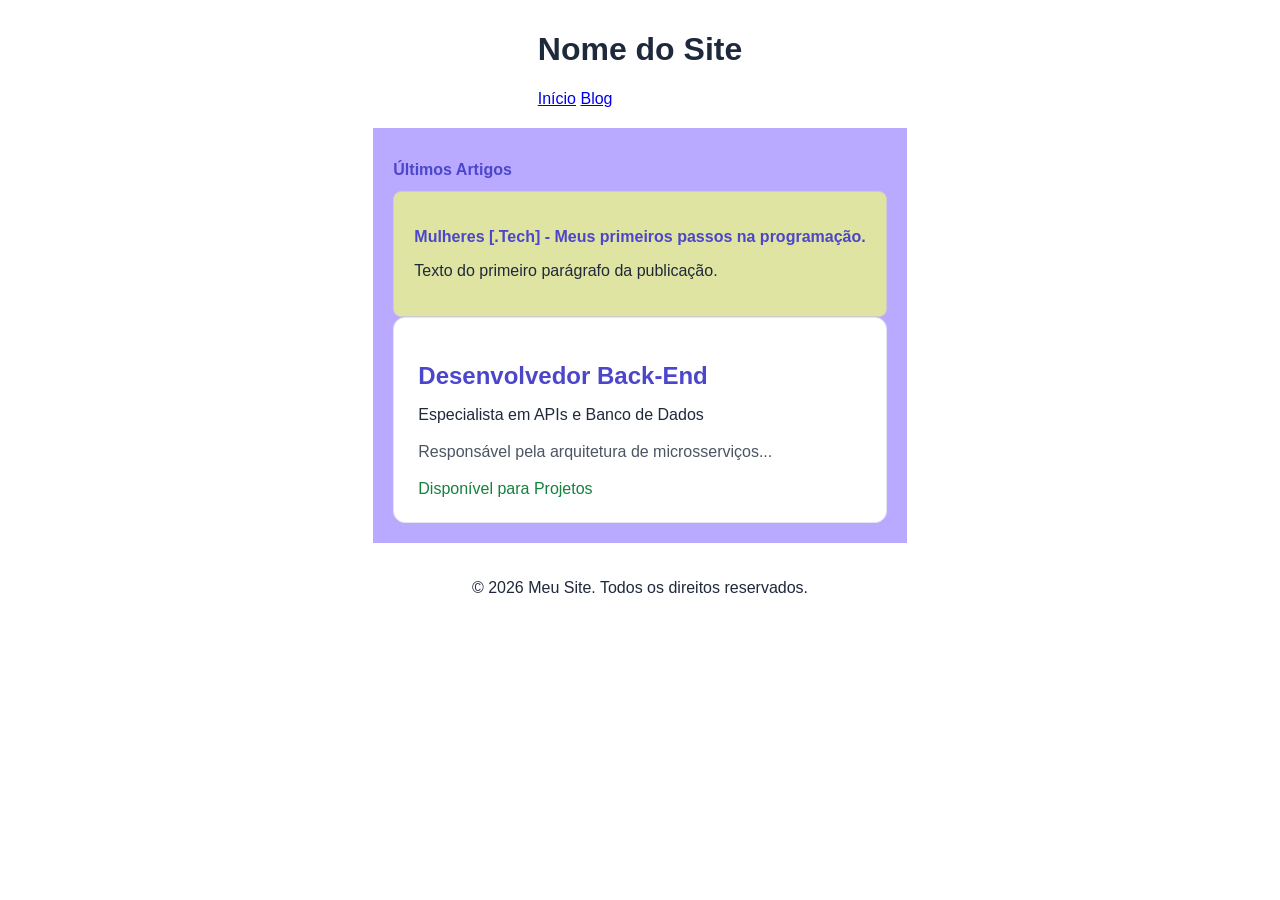
<file: index.html>
<!DOCTYPE html>
<html lang="pt-BR">
    <head>
        <meta charset="UTF-8">
        <title>Exemplo Semântico</title>
        <link rel="stylesheet" href="style.css">
    </head>
    <body> 
       <header>
            <h1>Nome do Site</h1>
            <nav>
                <a href="#home">Início</a>
                <a href="#blog">Blog</a>
            </nav>
        </header>

        <main class="content">
            
            <section id="blog">
                <h2>Últimos Artigos</h2>
                <article>
                    <h3>Mulheres [.Tech] - Meus primeiros passos na programação.</h3>
                    <p>Texto do primeiro parágrafo da publicação.</p>
                </article>
                <article class="cartao-perfil">
            <h2 class="cartao-titulo">Desenvolvedor Back-End</h2>
            <p class="cartao-subtitulo">Especialista em APIs e Banco de Dados</p>
            <p class="cartao-descricao">Responsável pela arquitetura de microsserviços...</p>
            <div class="cartao-status">Disponível para Projetos</div>
        </article>
            </section>
        </main>

        <footer>
            <p>©️ 2026 Meu Site. Todos os direitos reservados.</p>
        </footer>
    </body>
</html>
</file>
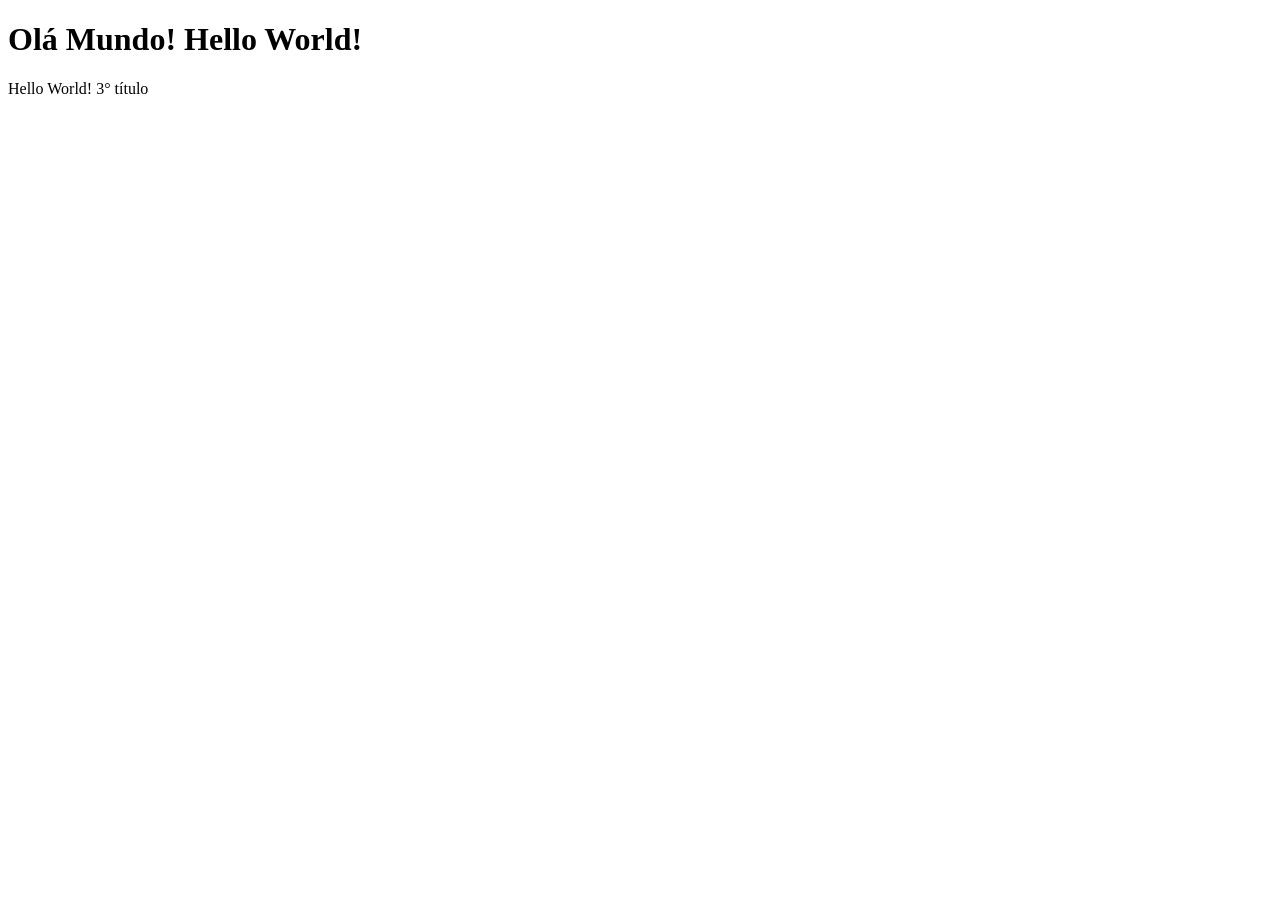
<file: aula1.html>
<!DOCTYPE html>
<html lang="pt-br">
<head>
    <meta charset="UTF-8">
    <meta name="viewport" content="width=device-width, initial-scale=1.0">
    <title>Document</title>
</head>
<body>
   <!--  -->
    <h1>Olá Mundo!
        Hello World!
    <h1>
    </h2>   
        Hello World!
    </h2>

    </h3>
    3° título
    </h3>
</file>
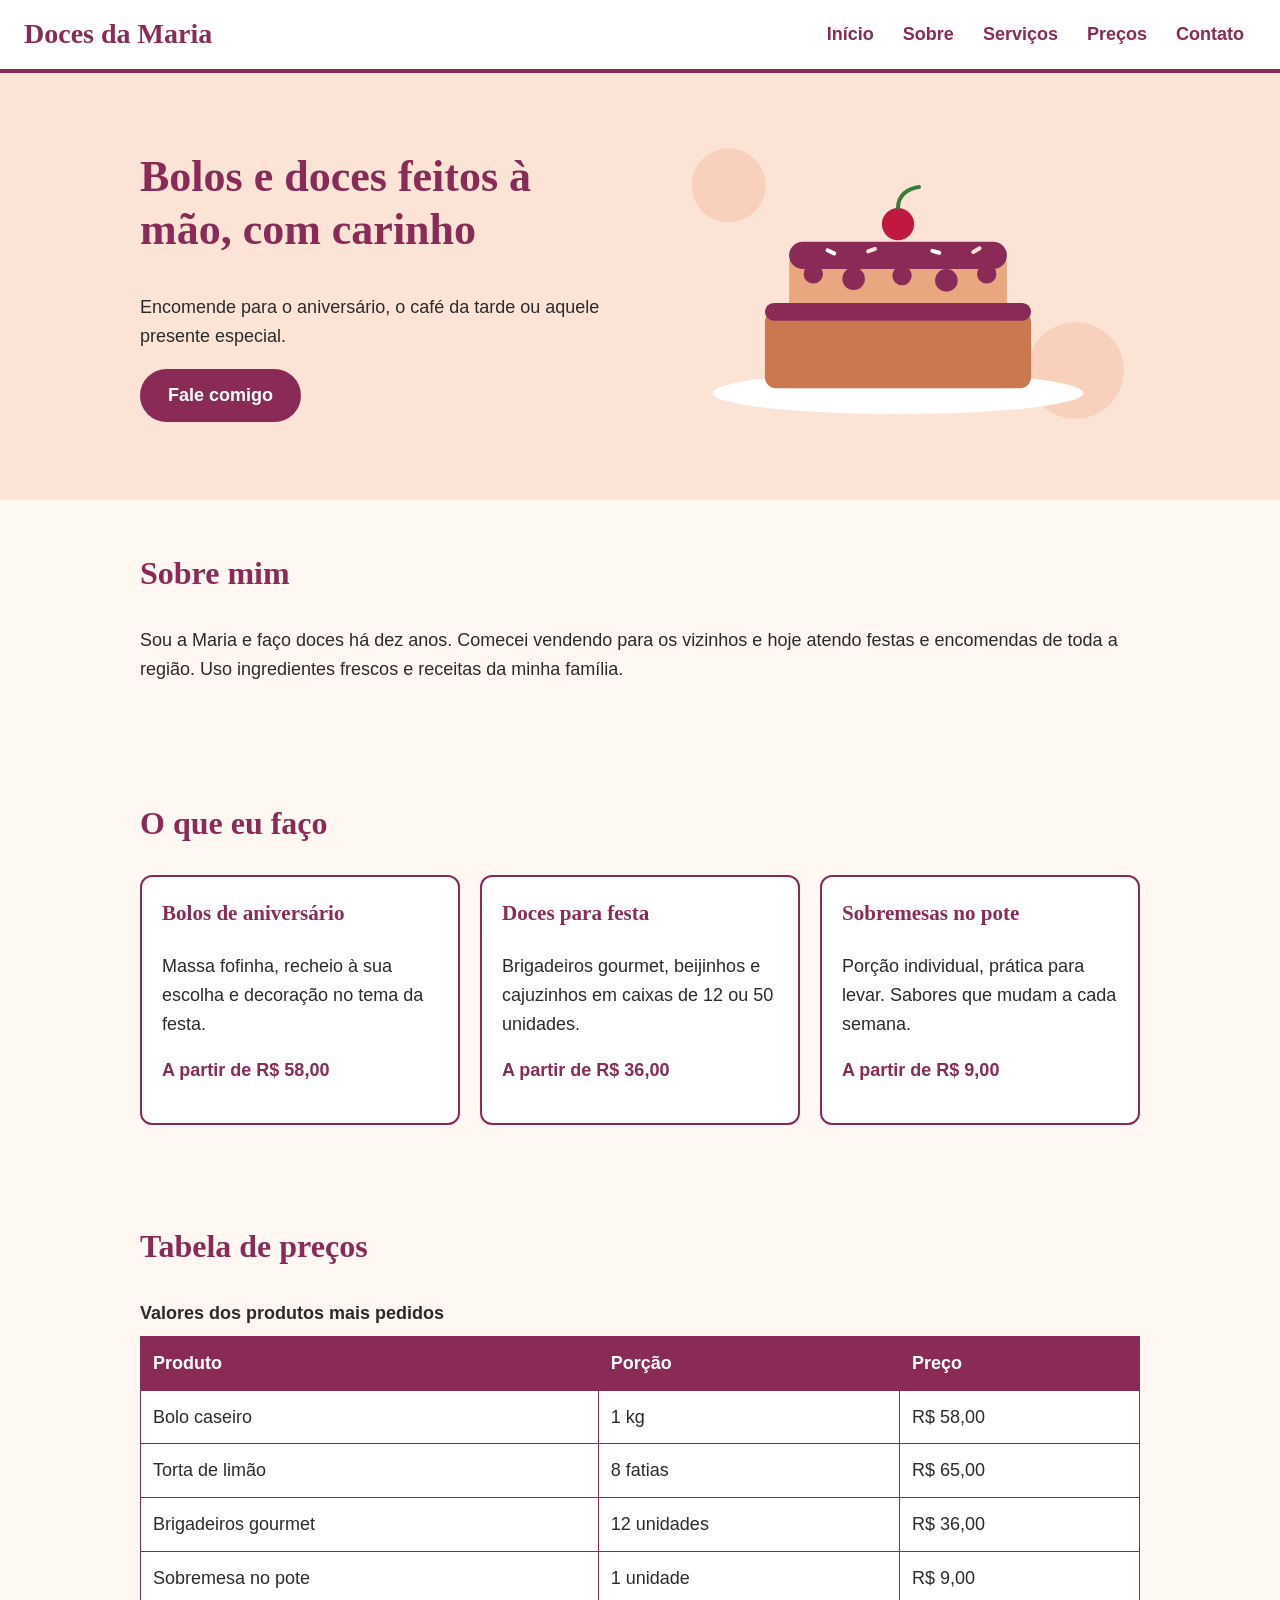
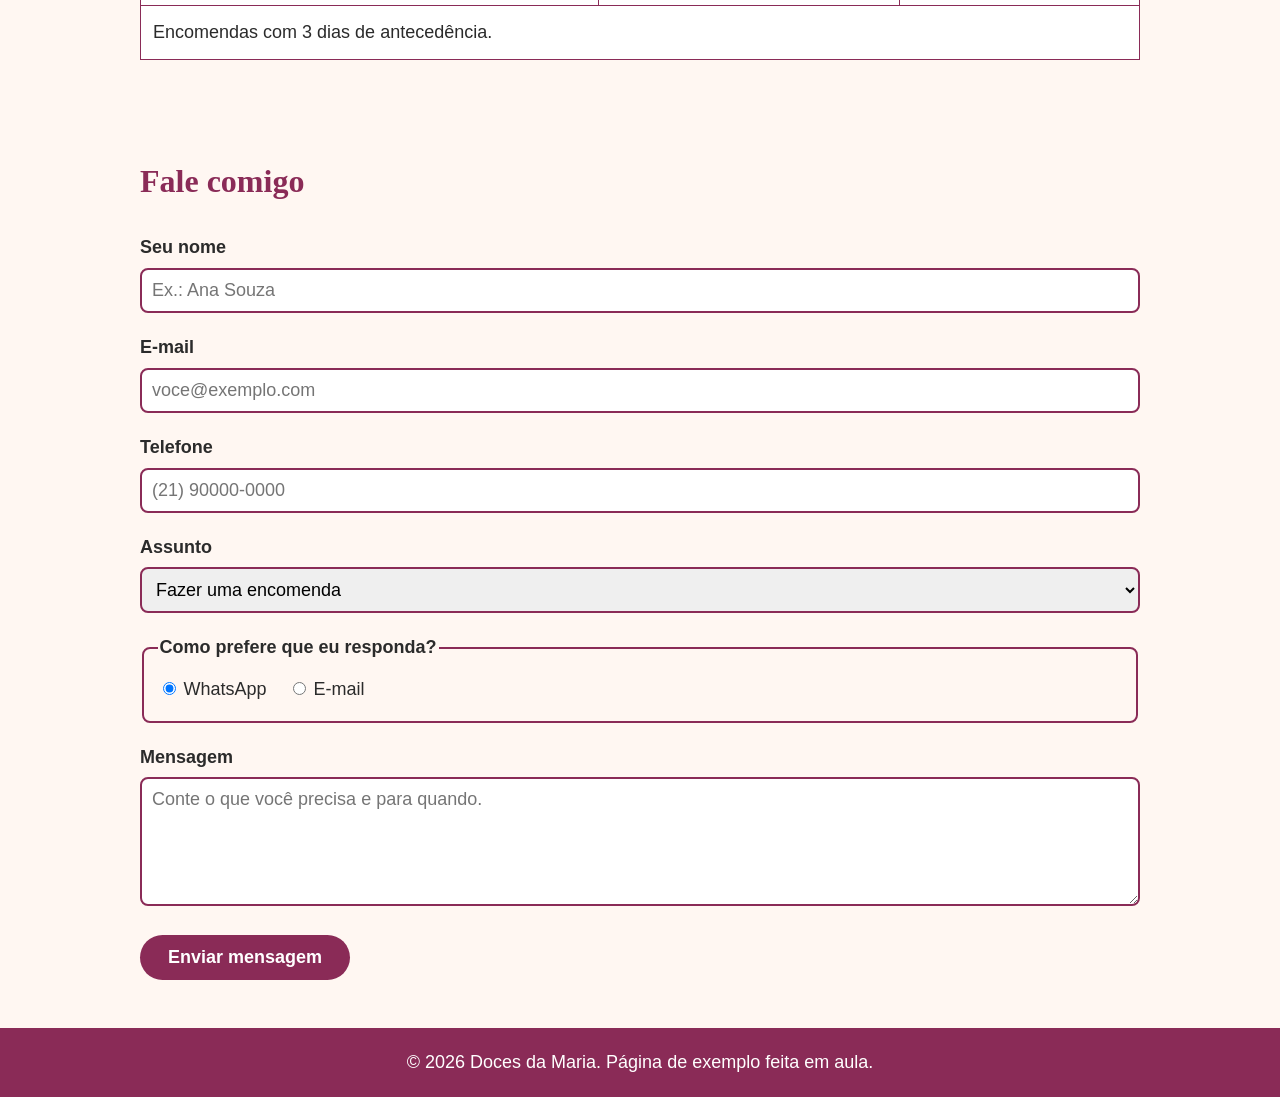
<file: pagina-modelo-doces-da-maria.html>
<!DOCTYPE html>
<html lang="pt-BR" xmlns:mso="urn:schemas-microsoft-com:office:office" xmlns:msdt="uuid:C2F41010-65B3-11d1-A29F-00AA00C14882">
<head>
    <meta charset="UTF-8">
    <!-- AULA 8: esta linha faz a página se ajustar à tela do celular -->
    <meta name="viewport" content="width=device-width, initial-scale=1.0">
    <title>Doces da Maria | Confeitaria artesanal</title>

    <!--
        PÁGINA-MODELO: o objetivo final das alunas na aula 9.
        Negócio fictício, só para mostrar o resultado. Cada aluna cria a página do seu próprio tema.

        Para ficar igual ao que se ensina em aula:
        1. Copie tudo o que está dentro da tag <style> para um arquivo chamado style.css.
        2. Apague a tag <style> e coloque no lugar:
           <link rel="stylesheet" href="style.css">
        3. Salve a imagem do banner numa pasta assets e troque o src da imagem
           por assets/bolo.jpg (o endereço longo que começa com "data:" é só para
           este arquivo funcionar sozinho).
    -->
    <style>
        /* ---------- AULA 5: tags (cores e fonte da página) ---------- */
        body {
            margin: 0;
            font-family: Arial, Helvetica, sans-serif;
            font-size: 18px;
            line-height: 1.6;
            color: #2b2b2b;
            background-color: #fff7f2;
        }

        h1, h2, h3, .logo {
            font-family: Georgia, "Times New Roman", serif;
            color: #8a2b57;
        }

        h2 {
            font-size: 32px;
            margin-top: 0;
        }

        a {
            color: #8a2b57;
        }

        img {
            max-width: 100%;   /* a imagem nunca passa da largura da tela */
            height: auto;
        }

        section {
            padding: 48px 24px;
        }

        /* guarda o conteúdo num bloco centralizado */
        .conteudo {
            max-width: 1000px;
            margin: 0 auto;
        }

        /* ---------- AULA 5: classes do topo e do banner ---------- */
        header {
            background-color: #ffffff;
            border-bottom: 4px solid #8a2b57;
            padding: 12px 24px;
            display: flex;
            flex-wrap: wrap;
            justify-content: space-between;
            align-items: center;
            gap: 8px;
        }

        .logo {
            font-size: 28px;
            font-weight: bold;
            margin: 0;
        }

        nav a {
            display: inline-block;
            padding: 8px 12px;
            text-decoration: none;
            font-weight: bold;
        }

        nav a:hover {
            background-color: #8a2b57;
            color: #ffffff;
        }

        .banner {
            background-color: #fbe3d6;
        }

        .banner .conteudo {
            display: flex;
            flex-wrap: wrap;
            align-items: center;
            gap: 32px;
        }

        .banner-texto {
            flex: 1 1 320px;
        }

        .banner-imagem {
            flex: 1 1 320px;
        }

        .banner h1 {
            font-size: 44px;
            line-height: 1.2;
            margin-top: 0;
        }

        /* ---------- AULA 6: botão e cards (classes) ---------- */
        .botao {
            display: inline-block;
            background-color: #8a2b57;
            color: #ffffff;
            padding: 12px 28px;
            border-radius: 30px;
            text-decoration: none;
            font-weight: bold;
            border: none;
            font-size: 18px;
            cursor: pointer;
        }

        .botao:hover {
            background-color: #5e1a3b;
        }

        .cards {
            display: flex;
            flex-wrap: wrap;
            gap: 20px;
        }

        .card {
            flex: 1 1 250px;
            background-color: #ffffff;
            border: 2px solid #8a2b57;
            border-radius: 12px;
            padding: 20px;
        }

        .card h3 {
            margin-top: 0;
        }

        .card-preco {
            font-weight: bold;
            color: #8a2b57;
        }

        /* ---------- AULA 6: tabela de preços ---------- */
        .tabela {
            width: 100%;
            border-collapse: collapse;
            background-color: #ffffff;
        }

        .tabela th {
            background-color: #8a2b57;
            color: #ffffff;
            text-align: left;
        }

        .tabela th,
        .tabela td {
            padding: 12px;
            border: 1px solid #8a2b57;
        }

        .tabela td:last-child {
            white-space: nowrap;   /* o preço não quebra de linha */
        }

        .tabela tbody tr:hover {
            background-color: #fbe3d6;
        }

        .tabela caption {
            text-align: left;
            padding-bottom: 8px;
            font-weight: bold;
        }

        /* ---------- AULA 7: formulário ---------- */
        .campo {
            margin-bottom: 20px;
        }

        .campo label,
        legend {
            display: block;
            font-weight: bold;
            margin-bottom: 6px;
        }

        .campo input[type="text"],
        .campo input[type="email"],
        .campo input[type="tel"],
        .campo select,
        .campo textarea {
            width: 100%;
            box-sizing: border-box;
            padding: 10px;
            font-size: 18px;
            border: 2px solid #8a2b57;
            border-radius: 8px;
            font-family: Arial, Helvetica, sans-serif;
        }

        fieldset {
            border: 2px solid #8a2b57;
            border-radius: 8px;
        }

        .campo label.opcao {
            display: inline-block;
            font-weight: normal;
            margin-right: 16px;
        }

        /* contorno visível para quem navega só com a tecla Tab */
        a:focus,
        input:focus,
        select:focus,
        textarea:focus,
        button:focus {
            outline: 4px solid #1b4dd8;
            outline-offset: 2px;
        }

        /* ---------- rodapé ---------- */
        footer {
            background-color: #8a2b57;
            color: #ffffff;
            text-align: center;
            padding: 20px 24px;
        }

        footer p {
            margin: 0;
        }

        /* ---------- AULA 8: responsivo (telas até 700 px) ---------- */
        @media (max-width: 700px) {
            body {
                font-size: 17px;
            }

            .banner h1 {
                font-size: 34px;
            }

            h2 {
                font-size: 28px;
            }

            section {
                padding: 32px 16px;
            }

            .tabela th,
            .tabela td {
                padding: 8px;
            }
        }
    </style>

<!--[if gte mso 9]><xml>
<mso:CustomDocumentProperties>
<mso:_ApprovalStatus msdt:dt="string">0</mso:_ApprovalStatus>
<mso:_ApprovalAssignedTo msdt:dt="string"></mso:_ApprovalAssignedTo>
<mso:_ApprovalRespondedBy msdt:dt="string"></mso:_ApprovalRespondedBy>
</mso:CustomDocumentProperties>
</xml><![endif]-->
</head>
<body>

    <!-- AULA 5: topo com menu (links de âncora) -->
    <header>
        <p class="logo">Doces da Maria</p>
        <nav aria-label="Menu principal">
            <a href="#inicio">Início</a>
            <a href="#sobre">Sobre</a>
            <a href="#servicos">Serviços</a>
            <a href="#precos">Preços</a>
            <a href="#contato">Contato</a>
        </nav>
    </header>

    <main>
        <!-- AULA 5: banner com imagem -->
        <section id="inicio" class="banner">
            <div class="conteudo">
                <div class="banner-texto">
                    <h1>Bolos e doces feitos à mão, com carinho</h1>
                    <p>Encomende para o aniversário, o café da tarde ou aquele presente especial.</p>
                    <a class="botao" href="#contato">Fale comigo</a>
                </div>
                <div class="banner-imagem">
                    <img src="[data-uri]"
                         alt="Bolo de camadas com cobertura de framboesa e uma cereja no topo"
                         width="600" height="400">
                </div>
            </div>
        </section>

        <!-- AULA 5: seção Sobre -->
        <section id="sobre">
            <div class="conteudo">
                <h2>Sobre mim</h2>
                <p>
                    Sou a Maria e faço doces há dez anos. Comecei vendendo para os vizinhos
                    e hoje atendo festas e encomendas de toda a região. Uso ingredientes
                    frescos e receitas da minha família.
                </p>
            </div>
        </section>

        <!-- AULA 6: serviços em cards (mesma classe nos três) -->
        <section id="servicos">
            <div class="conteudo">
                <h2>O que eu faço</h2>
                <div class="cards">
                    <article class="card">
                        <h3>Bolos de aniversário</h3>
                        <p>Massa fofinha, recheio à sua escolha e decoração no tema da festa.</p>
                        <p class="card-preco">A partir de R$ 58,00</p>
                    </article>
                    <article class="card">
                        <h3>Doces para festa</h3>
                        <p>Brigadeiros gourmet, beijinhos e cajuzinhos em caixas de 12 ou 50 unidades.</p>
                        <p class="card-preco">A partir de R$ 36,00</p>
                    </article>
                    <article class="card">
                        <h3>Sobremesas no pote</h3>
                        <p>Porção individual, prática para levar. Sabores que mudam a cada semana.</p>
                        <p class="card-preco">A partir de R$ 9,00</p>
                    </article>
                </div>
            </div>
        </section>

        <!-- AULA 6: tabela de preços -->
        <section id="precos">
            <div class="conteudo">
                <h2>Tabela de preços</h2>
                <table class="tabela">
                    <caption>Valores dos produtos mais pedidos</caption>
                    <thead>
                        <tr>
                            <th scope="col">Produto</th>
                            <th scope="col">Porção</th>
                            <th scope="col">Preço</th>
                        </tr>
                    </thead>
                    <tbody>
                        <tr>
                            <td>Bolo caseiro</td>
                            <td>1 kg</td>
                            <td>R$ 58,00</td>
                        </tr>
                        <tr>
                            <td>Torta de limão</td>
                            <td>8 fatias</td>
                            <td>R$ 65,00</td>
                        </tr>
                        <tr>
                            <td>Brigadeiros gourmet</td>
                            <td>12 unidades</td>
                            <td>R$ 36,00</td>
                        </tr>
                        <tr>
                            <td>Sobremesa no pote</td>
                            <td>1 unidade</td>
                            <td>R$ 9,00</td>
                        </tr>
                    </tbody>
                    <tfoot>
                        <tr>
                            <td colspan="3">Encomendas com 3 dias de antecedência.</td>
                        </tr>
                    </tfoot>
                </table>
            </div>
        </section>

        <!-- AULA 7: formulário de contato (só a parte visual, não envia nada) -->
        <section id="contato">
            <div class="conteudo">
                <h2>Fale comigo</h2>
                <form action="#" method="get">
                    <div class="campo">
                        <label for="nome">Seu nome</label>
                        <input type="text" id="nome" name="nome" placeholder="Ex.: Ana Souza" required>
                    </div>

                    <div class="campo">
                        <label for="email">E-mail</label>
                        <input type="email" id="email" name="email" placeholder="voce@exemplo.com" required>
                    </div>

                    <div class="campo">
                        <label for="telefone">Telefone</label>
                        <input type="tel" id="telefone" name="telefone" placeholder="(21) 90000-0000">
                    </div>

                    <div class="campo">
                        <label for="assunto">Assunto</label>
                        <select id="assunto" name="assunto">
                            <option value="encomenda">Fazer uma encomenda</option>
                            <option value="orcamento">Pedir um orçamento</option>
                            <option value="duvida">Tirar uma dúvida</option>
                        </select>
                    </div>

                    <fieldset class="campo">
                        <legend>Como prefere que eu responda?</legend>
                        <label class="opcao"><input type="radio" name="resposta" value="whatsapp" checked> WhatsApp</label>
                        <label class="opcao"><input type="radio" name="resposta" value="email"> E-mail</label>
                    </fieldset>

                    <div class="campo">
                        <label for="mensagem">Mensagem</label>
                        <textarea id="mensagem" name="mensagem" rows="5" placeholder="Conte o que você precisa e para quando."></textarea>
                    </div>

                    <button type="submit" class="botao">Enviar mensagem</button>
                </form>
            </div>
        </section>
    </main>

    <footer>
        <p>© 2026 Doces da Maria. Página de exemplo feita em aula.</p>
    </footer>

</body>
</html>
</file>
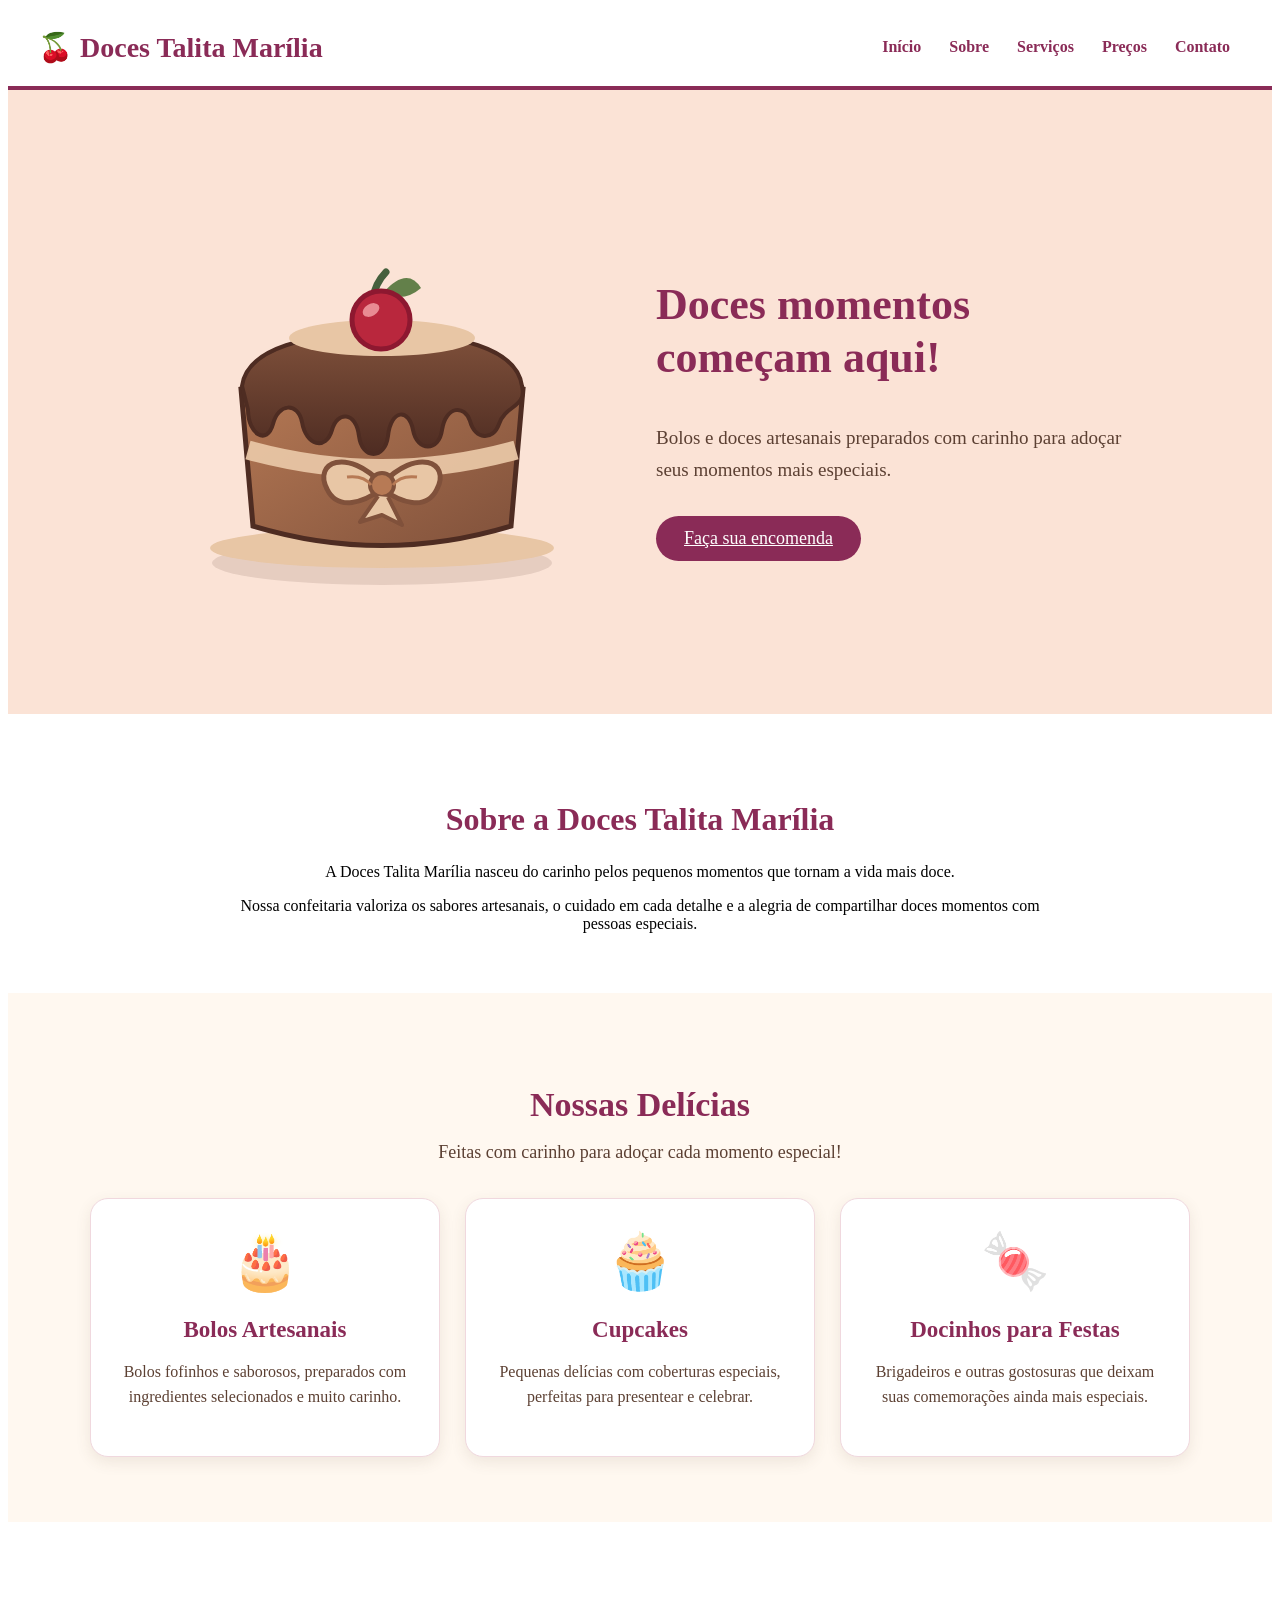
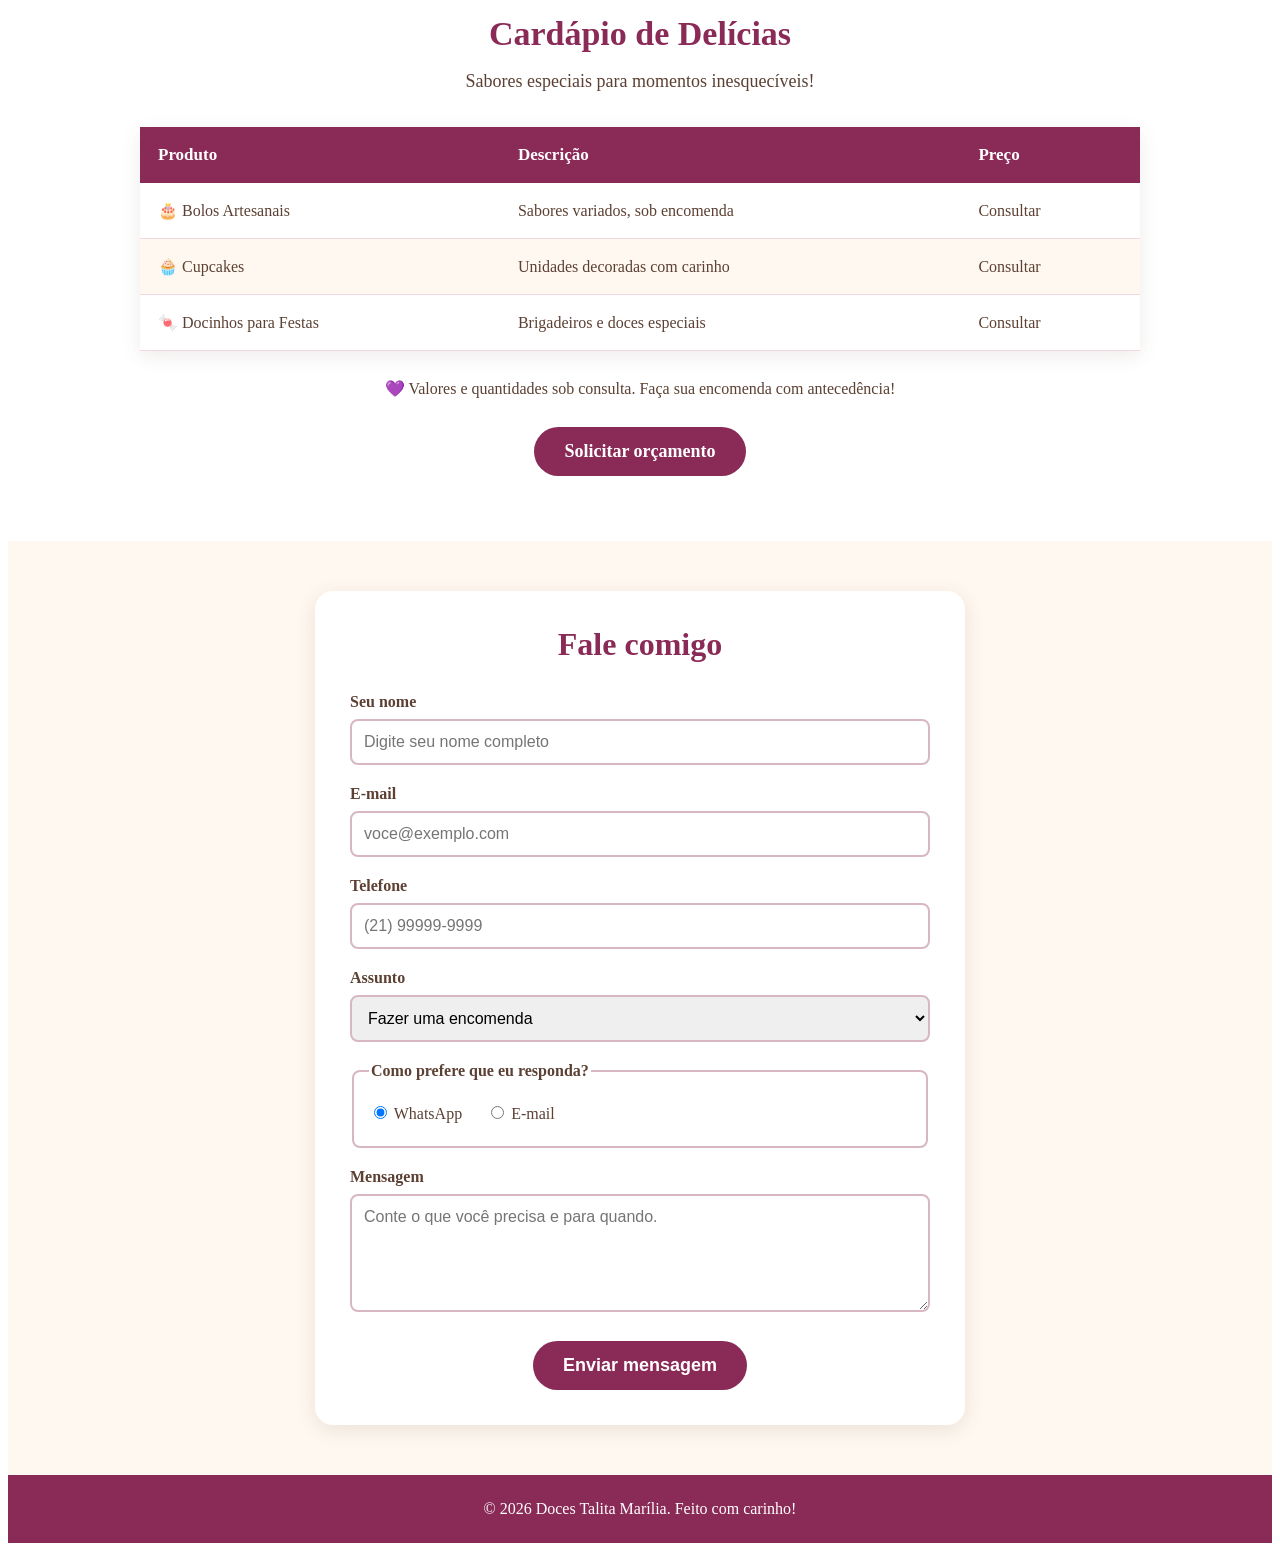
<file: pagina-modelo-doces-da-talita.html>
<!DOCTYPE html>
<html lang="pt-BR">

<head>
    <meta charset="UTF-8">
    <meta name="viewport" content="width=device-width, initial-scale=1.0">
    <title>Doces Talita Marília | Confeitaria Artesanal</title>
    <link rel="stylesheet" href="style2.css">
</head>
   
<body>

    <!-- AULA 5: Cabeçalho e menu de navegação -->
    <header>
        <p class="logo">🍒 Doces Talita Marília</p>

        <nav aria-label="Menu principal">
            <a href="#inicio">Início</a>
            <a href="#sobre">Sobre</a>
            <a href="#servicos">Serviços</a>
            <a href="#precos">Preços</a>
            <a href="#contato">Contato</a>
        </nav>
    </header>

    <main>
        
<!-- AULA 5: Banner principal -->
<section id="inicio" class="banner">
    <div class="conteudo">
        
<!-- Imagem principal da confeitaria -->
<div class="banner-imagem">
    <img src="assets/bolo_chocolate_cereja.svg"
         alt="Bolo artesanal em tons de marrom,
         decorado com cereja e lacinho">
</div>

        <div class="banner-texto">
            <h1>Doces momentos começam aqui!</h1>

            <p>
                Bolos e doces artesanais preparados
                com carinho para adoçar seus
                momentos mais especiais.
            </p>

            <a href="#contato" class="botao">
                Faça sua encomenda
            </a>
        </div>

    </div>
</section>

<!-- AULA 5: Sobre a confeitaria -->
<section id="sobre">
    <div class="conteudo">
        <h2>Sobre a Doces Talita Marília</h2>

        <p>
            A Doces Talita Marília nasceu do carinho
            pelos pequenos momentos que tornam a vida
            mais doce.
        </p>

        <p>
            Nossa confeitaria valoriza os sabores
            artesanais, o cuidado em cada detalhe
            e a alegria de compartilhar doces
            momentos com pessoas especiais.
        </p>
    </div>
</section>

<!-- AULA 6: Nossos produtos -->
<section id="servicos">
    <div class="conteudo">

        <h2>Nossas Delícias</h2>

        <p class="subtitulo">
            Feitas com carinho para adoçar
            cada momento especial!
        </p>

        <div class="cards">

            <!-- Card 1: Bolos -->
            <article class="card">
                <div class="card-icone">🎂</div>
                <h3>Bolos Artesanais</h3>
                <p>
                    Bolos fofinhos e saborosos,
                    preparados com ingredientes
                    selecionados e muito carinho.
                </p>
            </article>

            <!-- Card 2: Cupcakes -->
            <article class="card">
                <div class="card-icone">🧁</div>
                <h3>Cupcakes</h3>
                <p>
                    Pequenas delícias com coberturas
                    especiais, perfeitas para
                    presentear e celebrar.
                </p>
            </article>

            <!-- Card 3: Docinhos -->
            <article class="card">
                <div class="card-icone">🍬</div>
                <h3>Docinhos para Festas</h3>
                <p>
                    Brigadeiros e outras gostosuras
                    que deixam suas comemorações
                    ainda mais especiais.
                </p>
            </article>

        </div>
    </div>
</section>

        <!-- AULA 7: Formulário de contato -->
         
<!-- SEÇÃO PREÇOS -->
<section id="precos">
    <div class="conteudo">

        <h2>Cardápio de Delícias</h2>

        <p class="subtitulo">
            Sabores especiais para momentos inesquecíveis!
        </p>

        <table class="tabela-precos">
            <thead>
                <tr>
                    <th>Produto</th>
                    <th>Descrição</th>
                    <th>Preço</th>
                </tr>
            </thead>

            <tbody>
                <tr>
                    <td>🎂 Bolos Artesanais</td>
                    <td>Sabores variados, sob encomenda</td>
                    <td>Consultar</td>
                </tr>

                <tr>
                    <td>🧁 Cupcakes</td>
                    <td>Unidades decoradas com carinho</td>
                    <td>Consultar</td>
                </tr>

                <tr>
                    <td>🍬 Docinhos para Festas</td>
                    <td>Brigadeiros e doces especiais</td>
                    <td>Consultar</td>
                </tr>
            </tbody>
        </table>

        <p class="aviso-precos">
            💜 Valores e quantidades sob consulta.
            Faça sua encomenda com antecedência!
        </p>

        <a href="#contato" class="botao">
            Solicitar orçamento
        </a>

    </div>
</section>
        <section id="contato">
            <div class="conteudo">
                <h2>Fale comigo</h2>

                <form action="#" method="get">


                 <div class="campo">
                 <label for="nome">Seu nome</label>
                <input
                type="text"
                id="nome"
                name="nome"
                placeholder="Digite seu nome completo"
                minlength="3"
                maxlength="80"
                pattern="[A-Za-zÀ-ÿ ]+"
                title="Digite apenas letras e espaços."
                autocomplete="name" required>
    </div>

                    <div class="campo">
                        <label for="email">E-mail</label>
                        <input type="email" id="email" name="email"
                            placeholder="voce@exemplo.com" required>
                    </div>

                    <div class="campo">
                        <label for="telefone">Telefone</label>
                        <input type="tel" id="telefone" name="telefone"
                            placeholder="(21) 99999-9999" required>
                    </div>

                    <div class="campo">
                        <label for="assunto">Assunto</label>
                        <select id="assunto" name="assunto">
                            <option value="encomenda">Fazer uma encomenda</option>
                            <option value="orcamento">Pedir um orçamento</option>
                            <option value="duvida">Tirar uma dúvida</option>
                        </select>
                    </div>

                    <fieldset class="campo">
                        <legend>Como prefere que eu responda?</legend>

                        <label class="opcao">
                            <input type="radio" name="resposta"
                                value="whatsapp" checked>
                            WhatsApp
                        </label>

                        <label class="opcao">
                            <input type="radio" name="resposta"
                                value="email">
                            E-mail
                        </label>
                    </fieldset>

                    <div class="campo">
                        <label for="mensagem">Mensagem</label>
                        <textarea id="mensagem" name="mensagem"
                            rows="5"
                            placeholder="Conte o que você precisa e para quando."></textarea>
                    </div>

                    <button type="submit" class="botao">
                        Enviar mensagem
                    </button>

                </form>
            </div>
        </section>
    </main>

    <footer>
        <p>© 2026 Doces Talita Marília. Feito com carinho!</p>
    </footer>
    
<script>
    // Selecionando os campos do formulário
    const nome = document.getElementById('nome');
    const email = document.getElementById('email');
    const telefone = document.getElementById('telefone');

    // NOME: permite letras, acentos, espaços,
    // apóstrofos e hífens.
    nome.addEventListener('input', () => {
        nome.value = nome.value.replace(/[^\p{L}' -]/gu, '');
    });

    // E-MAIL: remove espaços durante a digitação.
    email.addEventListener('input', () => {
        email.value = email.value.replace(/\s/g, '');
    });

    // TELEFONE: aceita apenas números
    // e aplica a máscara automaticamente.
    telefone.addEventListener('input', () => {
        const d = telefone.value.replace(/\D/g, '').slice(0, 11);
        let formatado = d;

        if (d.length > 2) {
            const parte = d.slice(2);
            const corte = d.length > 10 ? 5 : 4;

            if (parte.length > corte) {
                formatado = `(${d.slice(0, 2)}) ${parte.slice(0, corte)}-${parte.slice(corte)}`;
            } else {
                formatado = `(${d.slice(0, 2)}) ${parte}`;
            }
        } else if (d.length > 0) {
            formatado = `(${d}`;
        }

        telefone.value = formatado;
    });
</script>

</body>
</html>
</file>
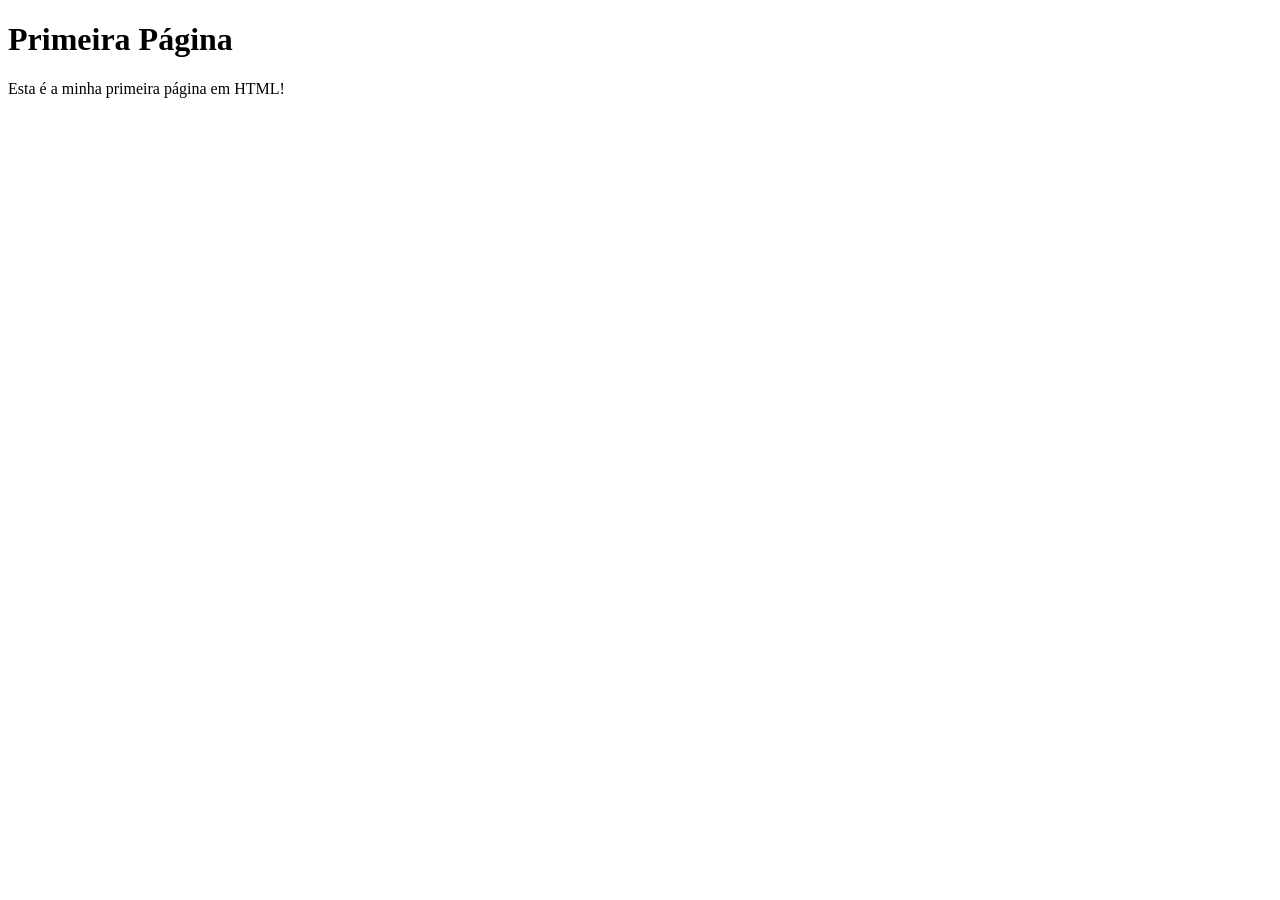
<file: revisao/aula_1.html>
<!DOCTYPE html>
<html lang="pt-br">
<head>
    <meta charset="UTF-8">
    <meta name="viewport" content="width=device-width, initial-scale=1.0">
    <title>Talita</title>
</head>
<body>
    <h1>Primeira Página</h1>
    <p>Esta é a minha primeira página em HTML!</p>  
</body> 
   
</html>
</file>
<file: style.css>
/* Criar estilo para a pagina, tais como cores e fontes das letras */
body {
        font-family: 'Segoe UI', sans-serif;
        color: #1e293b;
        display: flex;
        flex-direction: column;
        align-items: center;
        margin: 5px;
        padding: 5px;

       /* Propriedades para a imagem de fundo */
       background-image: url('C:\\Users\\talita.marilia\\OneDrive - SENAC RIO\\Dev\\FRONT-ED_PARA-WEB\\assets\\img\\background.jpg');
       background-size: cover;
       background-position: center;
       background-repeat: no-repeat;
       background-attachment: fixed; 
    }
/* Estilo para a seção principal */
section {
    background-color: #b9a9ff;
    border: 1px solid #CCCCCC
    border-radius: 8px;
    padding: 20px;
}
/* Estilo para os artigos */
article {
    background-color: #e0e4a2;
    border: 1px solid #CCCCCC;
    border-radius: 8px;
    padding: 20px;
}
/* Estilo para os artigos e títulos */
h2, h3 {
/* Toda vez que precisar trocar a cor do texto, declare a tag que contenha o texto que vai 
trocar de cor e chame argumento color */
    color: #4c46cb;
    font-family: 'Arial', sans-serif;
    font-size: 16px;
    margin-bottom: 12px;
}
.content {
    display: flex;
    flex-direction: column;
    align-items: center;
    justify-content: center;
    padding: 20px;
}
.cartao-perfil {
    background-color: #ffffff;
    padding: 24px;
    border: 1px solid #e2e8f0;
    border-radius: 12px;
}

.cartao-titulo {
    font-size: 1.5rem;
    font-weight: 700;
}

cartao-subtitulo {
    color: #2563eb;
    font-weight: 600;  
}

.cartao-descricao{
    color: #4b5563;
    font-size: 1rem;
    line-height: 1.5;
}

.cartao-status {
    color: #15803d;
    background-color: rgba(22; 163, 74, 0.1)
    text-transform: uppercase;
    border-radius: 9999px;
}
</file>
<file: style2.css>
!DOCTYPE html>
<html lang="pt-br">

body {
    margin: 0;
    font-family: 
    background-color: #FFF8F0;
    font-family: Arial, sans-serif;
    color: #5C4033;
}



/* ---------- AULA 6: botão e cards (classes) ---------- */
.botao {
    display: inline-block   ;
    background-color: #8a2b57;
    color: #ffffff  ;
    padding: 12px 28px;
    border-radius: 30px;
    text-decoration: none
    font-weight: bold;
    border: none;
    font-size: 18px;
    cursor: pointer;
}


/* AULA 7 - FORMULÁRIO DOCES TALITA */

#contato {
    background-color: #FFF8F0;
    padding: 50px 20px;
}

#contato .conteudo {
    max-width: 650px;
    margin: 0 auto;
    background-color: #FFFFFF;
    padding: 35px;
    border-radius: 18px;
    box-shadow: 0 5px 20px rgba(92, 64, 51, 0.12);
    box-sizing: border-box;
}

#contato h2 {
    color: #8A2B57;
    text-align: center;
    font-family: Georgia, serif;
    font-size: 32px;
    margin-top: 0;
    margin-bottom: 30px;
}

.campo {
    margin-bottom: 20px;
}

.campo label,
.campo legend {
    display: block;
    font-weight: bold;
    margin-bottom: 8px;
    color: #5C4033;
}

.campo input[type="text"],
.campo input[type="email"],
.campo input[type="tel"],
.campo select,
.campo textarea {
    width: 100%;
    padding: 12px;
    border: 2px solid #D8B7C5;
    border-radius: 8px;
    font-family: Arial, sans-serif;
    font-size: 16px;
    box-sizing: border-box;
}

.campo input:focus,
.campo select:focus,
.campo textarea:focus {
    border-color: #8A2B57;
    outline: 2px solid #8A2B57;
    outline-offset: 2px;
}

.campo textarea {
    resize: vertical;
}

fieldset.campo {
    border: 2px solid #D8B7C5;
    border-radius: 8px;
    padding: 15px;
}

.campo label.opcao {
    display: inline-block;
    font-weight: normal;
    margin-right: 20px;
}

#contato .botao {
    display: block;
    margin: 25px auto 0;
    background-color: #8A2B57;
    color: white;
    padding: 14px 30px;
    border: none;
    border-radius: 30px;
    font-size: 18px;
    font-weight: bold;
    cursor: pointer;
}

#contato .botao:hover {
    background-color: #5E1A3B;
}

@media (max-width: 700px) {
    #contato {
        padding: 25px 12px;
    }

    #contato .conteudo {
        padding: 22px;
    }

    #contato h2 {
        font-size: 28px;
    }
}


/* ---------- RODAPÉ DOCES TALITA ---------- */

footer {
    background-color: #8A2B57;
    color: #FFFFFF;
    text-align: center;
    padding: 25px 20px;
}

footer p {
    margin: 0;
    font-size: 16px;
}


/* ---------- CABEÇALHO DOCES TALITA ---------- */

header {
    background-color: #FFFFFF;
    border-bottom: 4px solid #8A2B57;
    padding: 20px 30px;
    display: flex;
    flex-wrap: wrap;
    justify-content: space-between;
    align-items: center;
    gap: 12px;
}

.logo {
    font-family: Georgia, serif;
    font-size: 28px;
    font-weight: bold;
    color: #8A2B57;
    margin: 0;
}

nav a {
    display: inline-block;
    padding: 10px 12px;
    text-decoration: none;
    color: #8A2B57;
    font-weight: bold;
}

nav a:hover {
    background-color: #8A2B57;
    color: #FFFFFF;
    border-radius: 8px;
}


/* ---------- BANNER DOCES TALITA ---------- */

.banner {
    background-color: #FBE3D6;
    padding: 70px 25px;
}

.banner .conteudo {
    max-width: 1000px;
    margin: 0 auto;
}

.banner-texto {
    max-width: 600px;
}

.banner h1 {
    font-family: Georgia, serif;
    color: #8A2B57;
    font-size: 44px;
    line-height: 1.2;
}

.banner p {
    color: #5C4033;
    font-size: 19px;
    line-height: 1.7;
    margin-bottom: 30px;
}

@media (max-width: 700px) {
    .banner {
        padding: 40px 20px;
    }

    .banner h1 {
        font-size: 32px;
    }
}

/* ---------- BANNER COM IMAGEM ---------- */

.banner .conteudo {
    display: flex;
    flex-wrap: wrap;
    align-items: center;
    justify-content: space-between;
    gap: 32px;
}

.banner-texto {
    flex: 1 1 320px;
}

.banner-imagem {
    flex: 1 1 320px;
    text-align: center;
}

.banner-imagem img {
    width: 100%;
    max-width: 480px;
    height: auto;
}


/* ---------- SEÇÃO SOBRE ---------- */

#sobre {
    background-color: #FFFFFF;
    padding: 60px 20px;
    text-align: center;
}

#sobre .conteudo {
    max-width: 850px;
    margin: 0 auto;
}

#sobre h2 {
    font-family: Georgia, serif;
    font-size: 32px;
    color: #8A2B57;
    margin-bottom: 25px;
}

#
/* ---------- AJUSTE DOS PARÁGRAFOS ---------- */

#sobre p {
    font-size: 18px;
    line-height: 1.4;
    color: #5C4033;
    margin: 0 0 6px;
}

#sobre p:last-child {
    margin-bottom: 0;
}


/* ===== SEÇÃO SERVIÇOS - DOCES TALITA MARÍLIA ===== */

#servicos {
    background-color: #FFF8F0;
    padding: 65px 20px;
    text-align: center;
}

#servicos .conteudo {
    max-width: 1100px;
    margin: 0 auto;
}

#servicos h2 {
    font-family: Georgia, serif;
    font-size: 34px;
    color: #8A2B57;
    margin-bottom: 12px;
}

#servicos .subtitulo {
    font-size: 18px;
    color: #5C4033;
    margin-bottom: 35px;
}

/* Organização dos três cards */

#servicos .cards {
    display: grid;
    grid-template-columns: repeat(3, minmax(0, 1fr));
    gap: 25px;
}

/* Aparência das caixas */

#servicos .card {
    background-color: #FFFFFF;
    padding: 30px 25px;
    border-radius: 18px;
    border: 1px solid #F0D8DE;
    box-shadow: 0 5px 15px rgba(92, 64, 51, 0.10);
    transition: transform 0.3s ease;
}

#servicos .card:hover {
    transform: translateY(-6px);
}

/* Emojis dos produtos */

#servicos .card-icone {
    font-size: 55px;
    margin-bottom: 15px;
}

/* Títulos dos cards */

#servicos .card h3 {
    font-family: Georgia, serif;
    font-size: 23px;
    color: #8A2B57;
    margin-bottom: 12px;
}

/* Descrição dos produtos */

#servicos .card p {
    font-size: 16px;
    line-height: 1.6;
    color: #5C4033;
}

/* Ajuste para celulares */

@media (max-width: 800px) {
    #servicos .cards {
        grid-template-columns: 1fr;
    }
}

/* ===== SEÇÃO PREÇOS - DOCES TALITA MARÍLIA ===== */

#precos {
    background-color: #FFFFFF;
    padding: 65px 20px;
    text-align: center;
}

#precos .conteudo {
    max-width: 1000px;
    margin: 0 auto;
}

#precos h2 {
    font-family: Georgia, serif;
    font-size: 34px;
    color: #8A2B57;
    margin-bottom: 12px;
}

#precos .subtitulo {
    font-size: 18px;
    color: #5C4033;
    margin-bottom: 35px;
}

/* Tabela de preços */

#precos .tabela-precos {
    width: 100%;
    border-collapse: collapse;
    margin: 0 auto 25px;
    background-color: #FFFFFF;
    box-shadow: 0 5px 18px rgba(92, 64, 51, 0.10);
}

#precos .tabela-precos th {
    background-color: #8A2B57;
    color: #FFFFFF;
    padding: 18px;
    font-size: 17px;
    text-align: left;
}

#precos .tabela-precos td {
    padding: 18px;
    text-align: left;
    color: #5C4033;
    border-bottom: 1px solid #F0D8DE;
}

#precos .tabela-precos tbody tr:nth-child(even) {
    background-color: #FFF8F0;
}

#precos .tabela-precos tbody tr:hover {
    background-color: #FCE6ED;
}

/* Aviso abaixo da tabela */

#precos .aviso-precos {
    color: #5C4033;
    font-size: 16px;
    margin: 25px 0;
    line-height: 1.6;
}

/* Botão de orçamento */

#precos .botao {
    display: inline-block;
    background-color: #8A2B57;
    color: #FFFFFF;
    padding: 14px 30px;
    border-radius: 30px;
    text-decoration: none;
    font-weight: bold;
    transition: background-color 0.3s ease;
}

#precos .botao:hover {
    background-color: #6D2043;
}

/* Ajustes para celulares */

@media (max-width: 600px) {
    #precos {
        padding: 40px 12px;
    }

    #precos .tabela-precos th,
    #precos .tabela-precos td {
        padding: 10px 6px;
        font-size: 12px;
        overflow-wrap: anywhere;
    }
}
</file>
